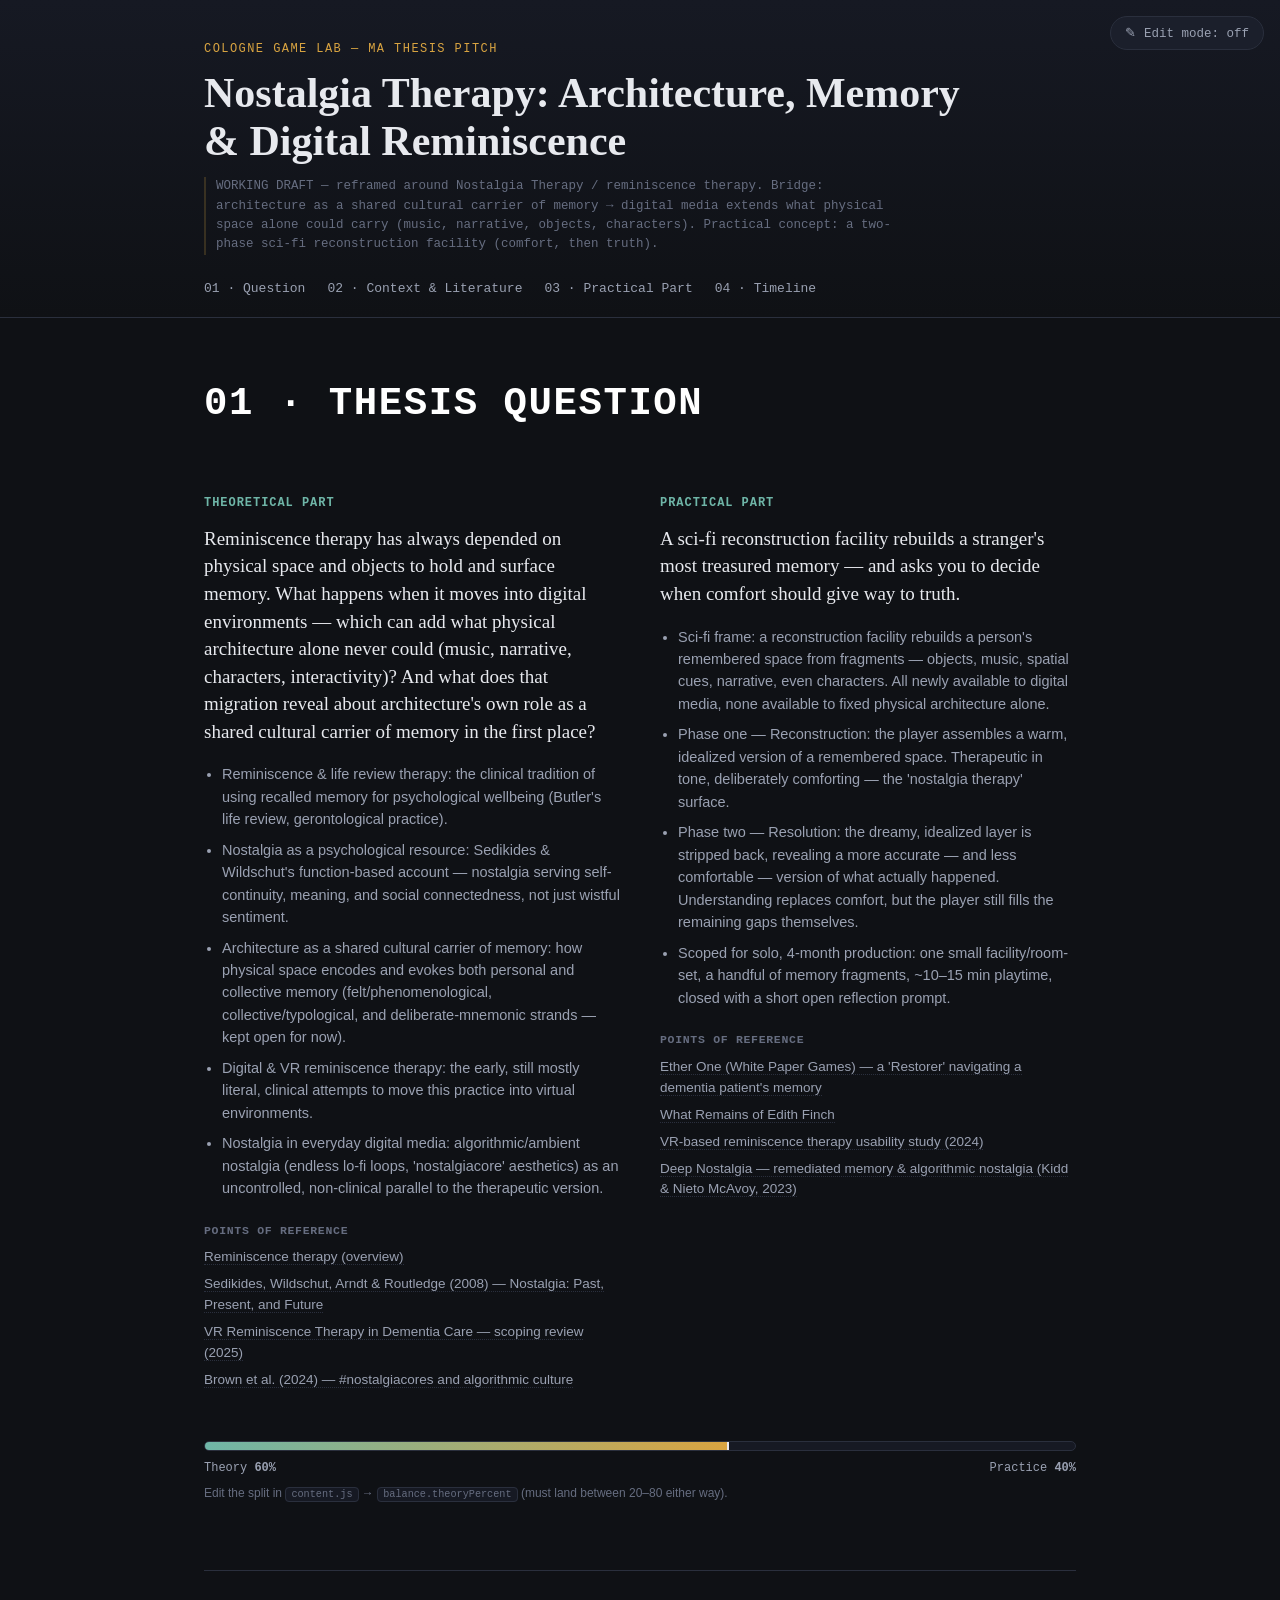
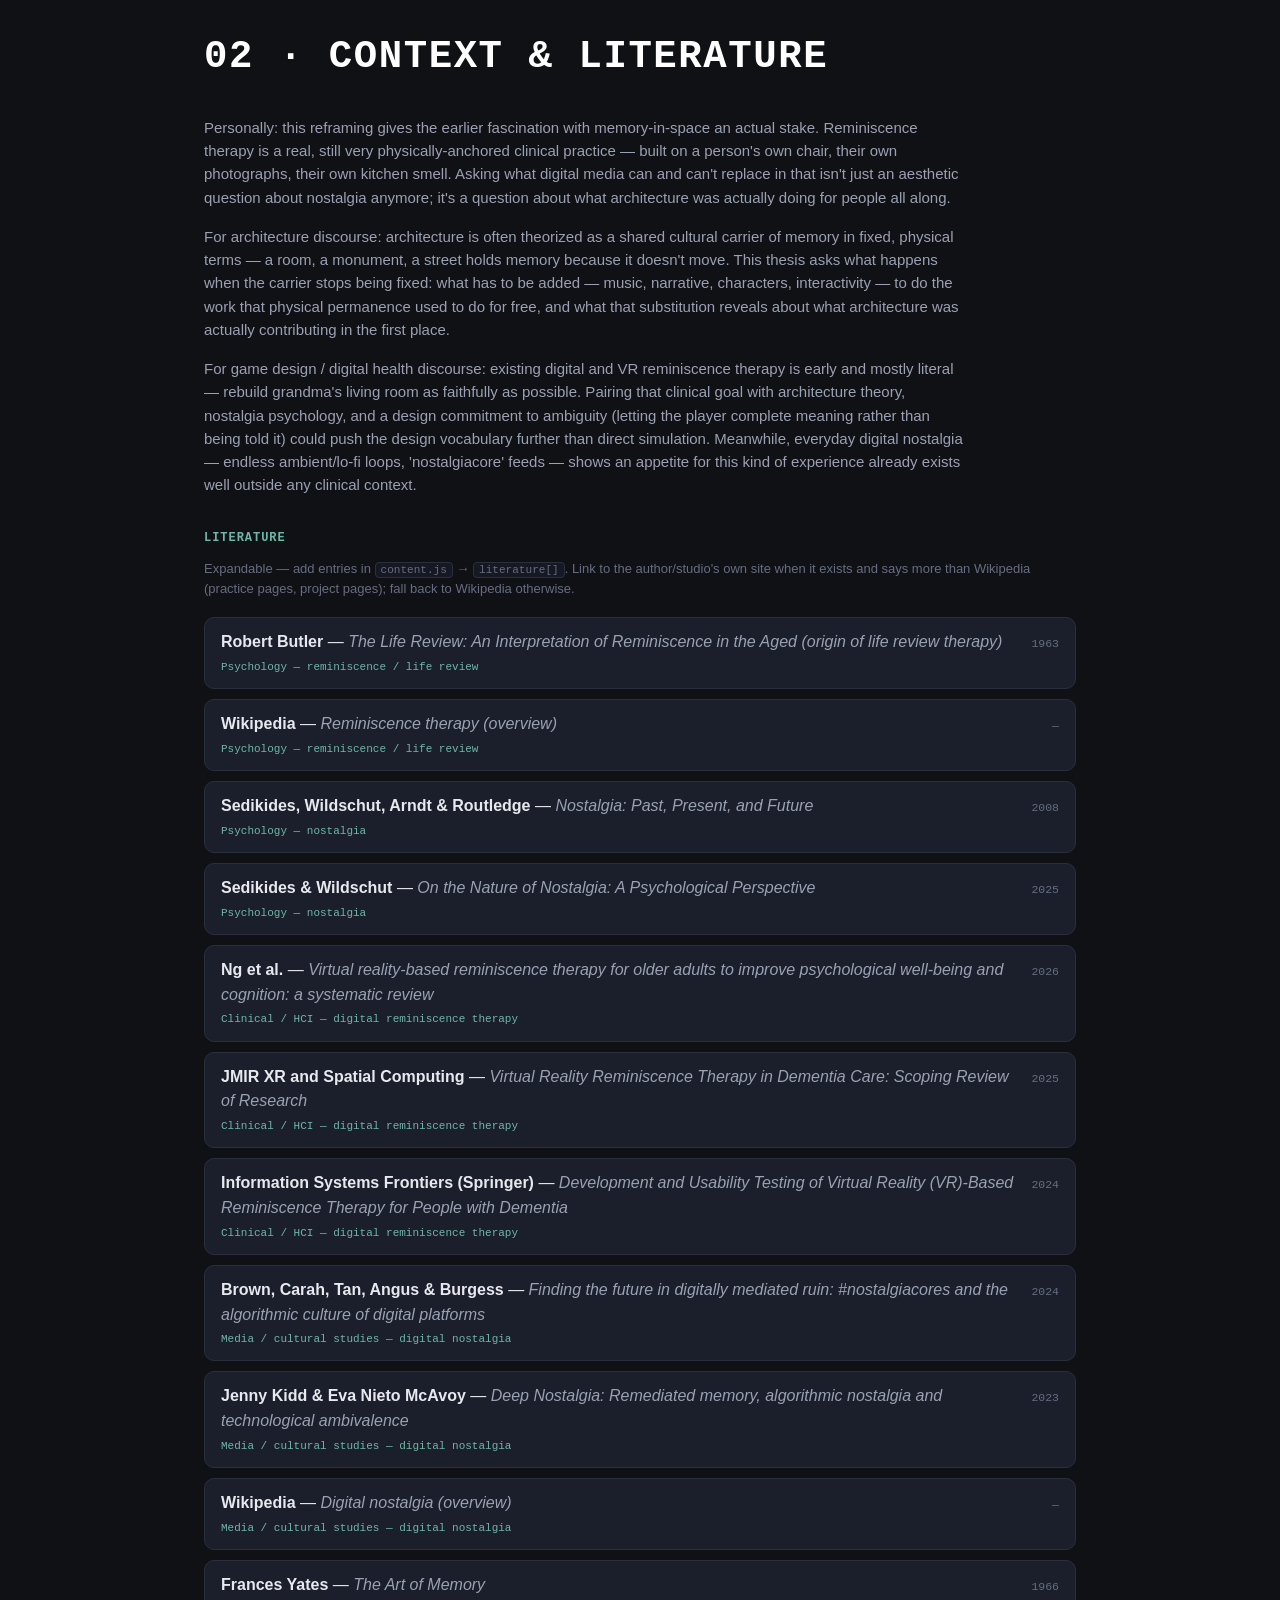
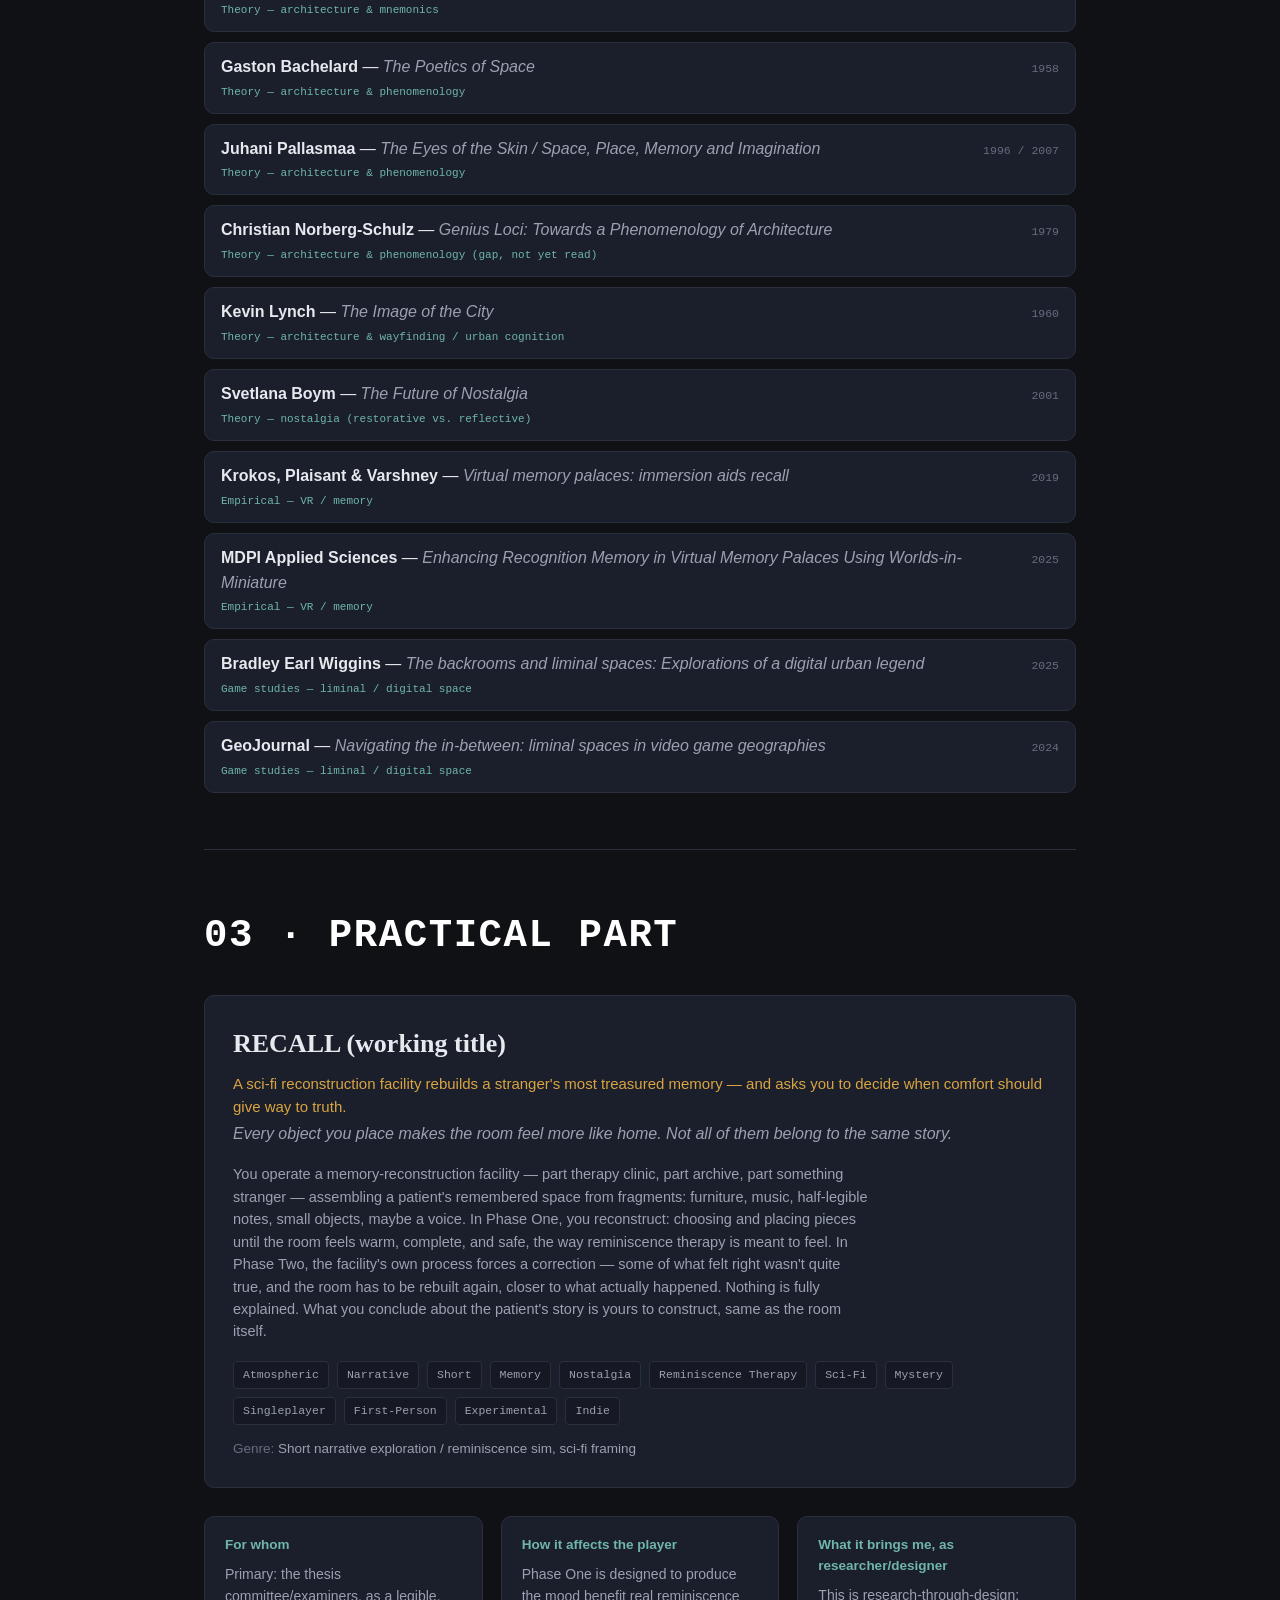
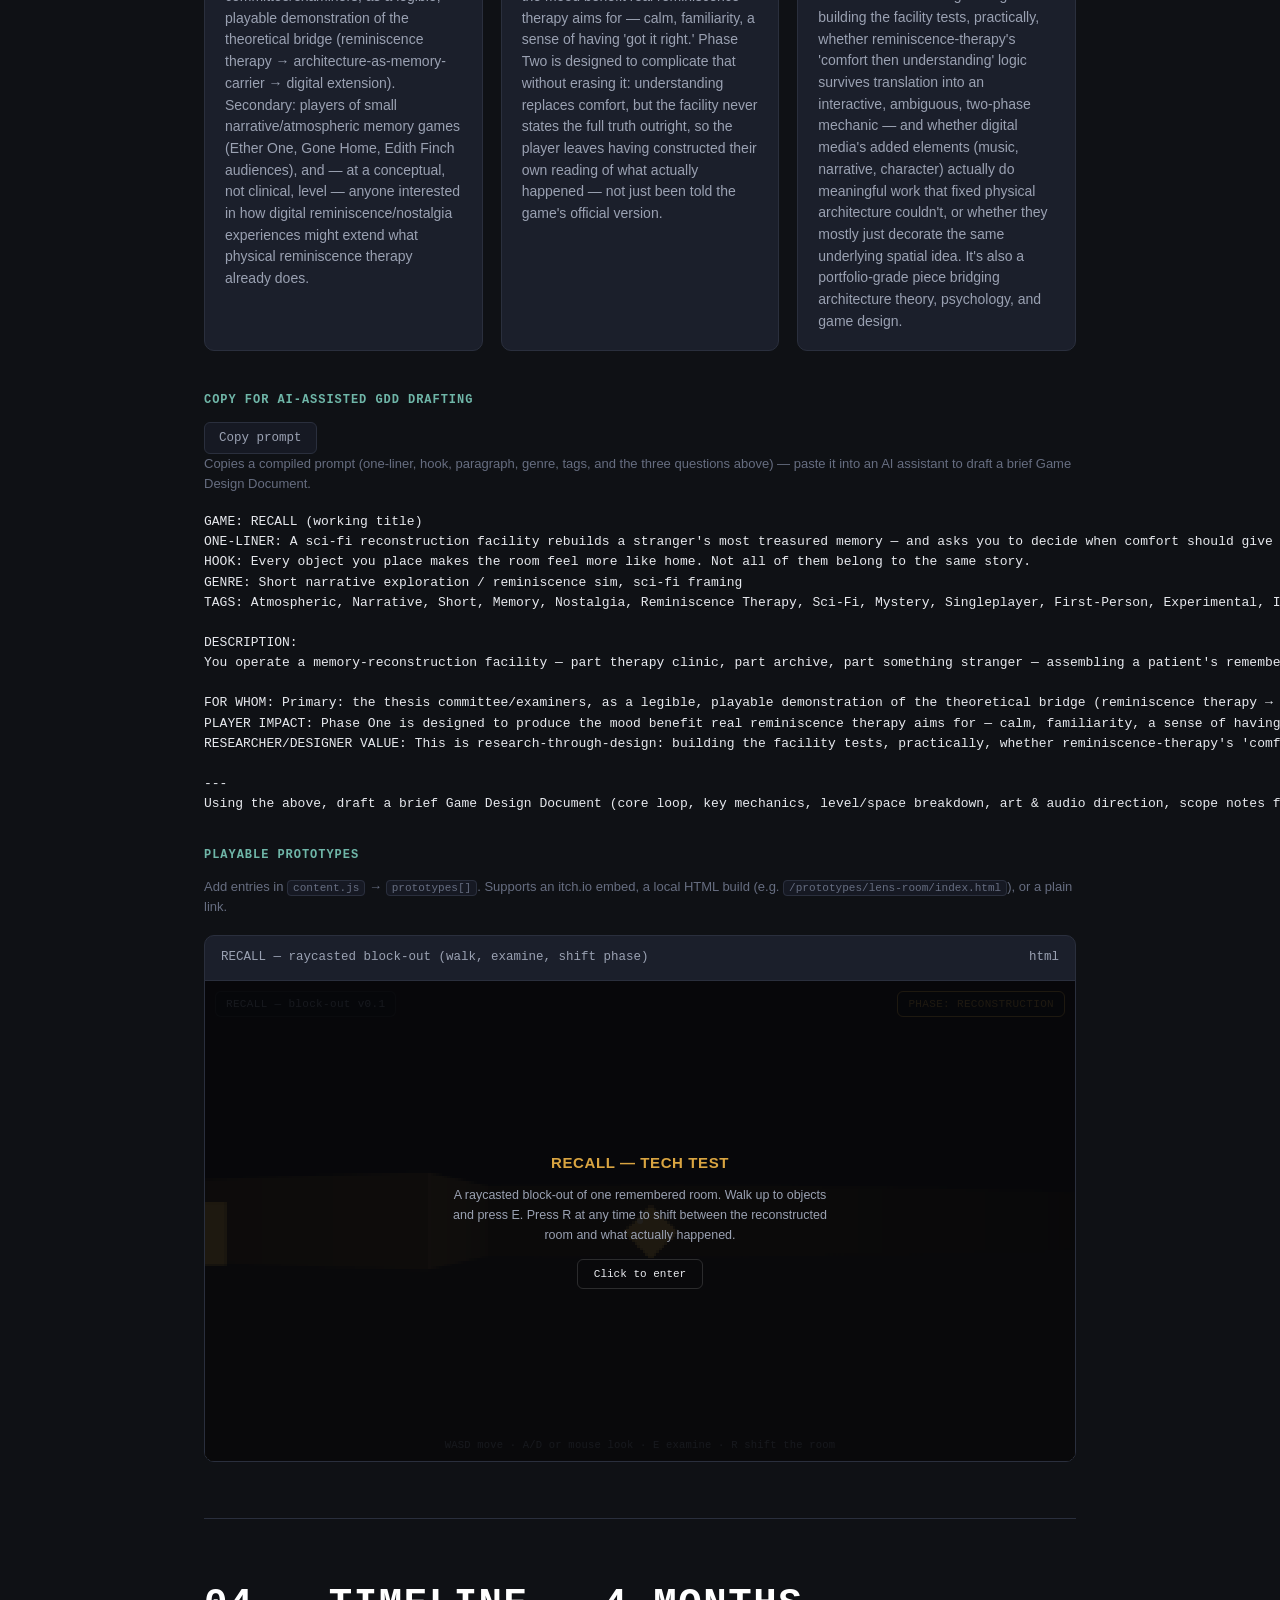
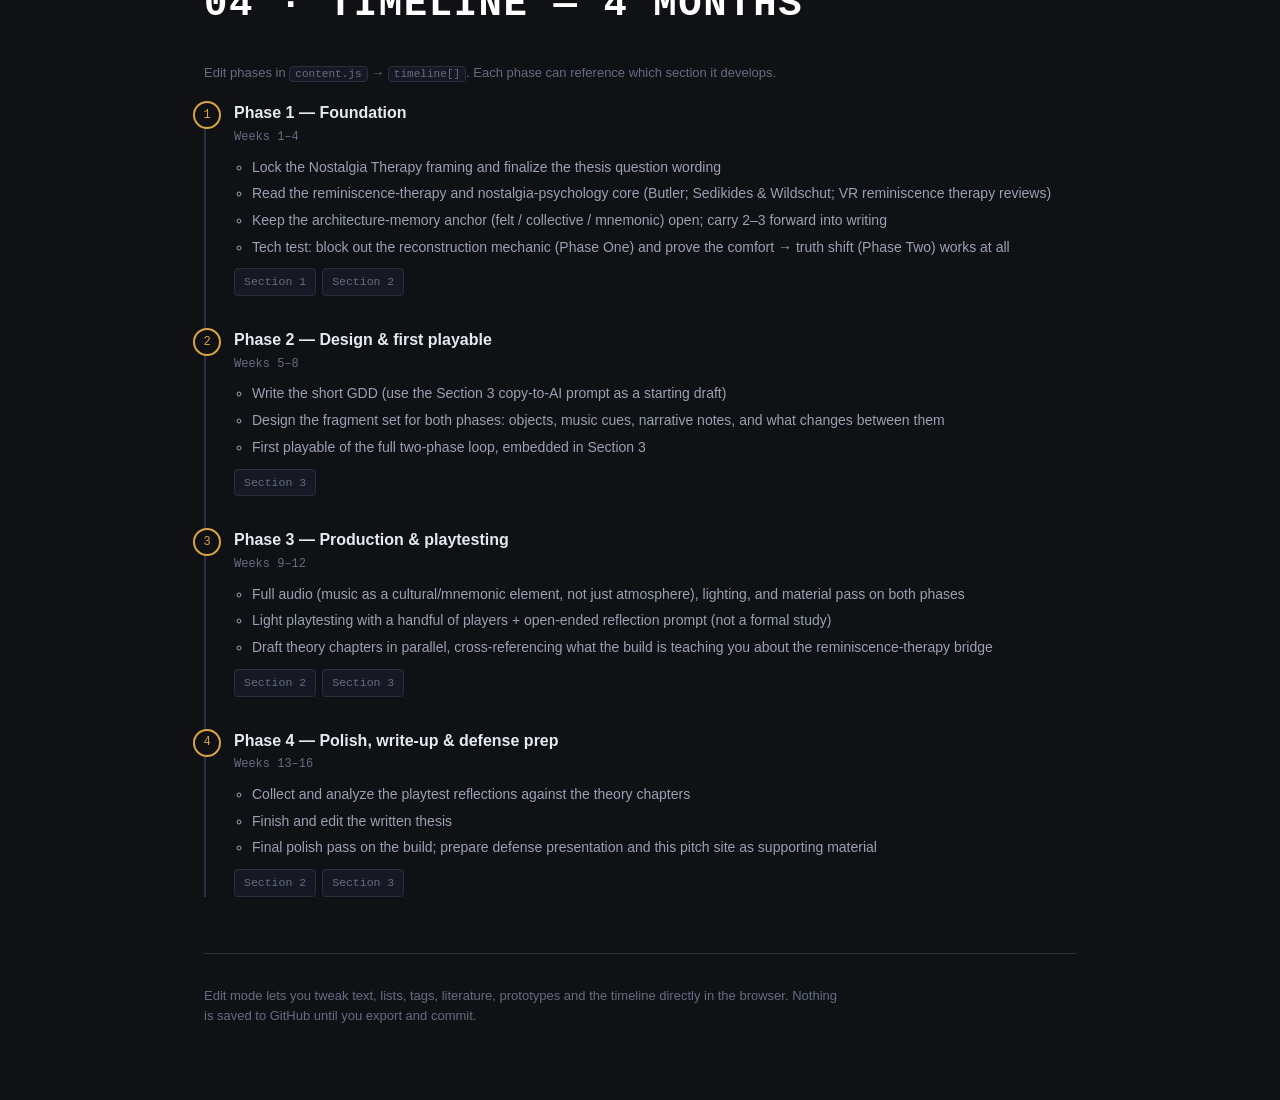
<file: index.html>
<!DOCTYPE html>
<html lang="en">
<head>
<meta charset="UTF-8">
<meta name="viewport" content="width=device-width, initial-scale=1.0">
<title>MA Thesis Pitch — Cologne Game Lab</title>
<link rel="stylesheet" href="css/style.css">
</head>
<body>

<header class="site-header">
  <div class="wrap">
    <p class="eyebrow">Cologne Game Lab — MA Thesis Pitch</p>
    <h1 id="site-title">Loading…</h1>
    <p class="status-line" id="site-status">Loading…</p>
    <nav class="section-nav">
      <a href="#section-1">01 · Question</a>
      <a href="#section-2">02 · Context &amp; Literature</a>
      <a href="#section-3">03 · Practical Part</a>
      <a href="#section-4">04 · Timeline</a>
    </nav>
  </div>
  <button id="edit-toggle" class="edit-toggle" type="button" aria-pressed="false">✎ Edit mode: off</button>
</header>

<main class="wrap">

  <!-- SECTION 1 -->
  <section id="section-1" class="section">
    <h2>01 · Thesis Question</h2>

    <div class="split">
      <div class="col">
        <h3 class="kicker">Theoretical part</h3>
        <p class="thesis-question" data-field="thesisQuestion" data-editable="text"></p>
        <ul class="bullets" data-field="theoryOutline" data-editable="list-text"></ul>
        <h4 class="ref-heading">Points of reference</h4>
        <ul class="ref-list" data-field="theoryRefsShort" data-editable="list-ref"></ul>
      </div>

      <div class="col">
        <h3 class="kicker">Practical part</h3>
        <p class="one-liner" data-field="practicalOneLiner" data-editable="text"></p>
        <ul class="bullets" data-field="practicalOutline" data-editable="list-text"></ul>
        <h4 class="ref-heading">Points of reference</h4>
        <ul class="ref-list" data-field="practicalRefsShort" data-editable="list-ref"></ul>
      </div>
    </div>

    <div class="balance-bar" aria-hidden="true">
      <div class="balance-track">
        <div class="balance-fill" id="balance-fill"></div>
        <div class="balance-marker" id="balance-marker"></div>
      </div>
      <div class="balance-labels">
        <span>Theory <strong id="balance-theory-pct">—</strong></span>
        <span>Practice <strong id="balance-practice-pct">—</strong></span>
      </div>
      <p class="balance-hint">Edit the split in <code>content.js</code> → <code>balance.theoryPercent</code> (must land between 20–80 either way).</p>
    </div>
  </section>

  <!-- SECTION 2 -->
  <section id="section-2" class="section">
    <h2>02 · Context &amp; Literature</h2>

    <div class="prose" data-field="whyItMatters" data-editable="richtext"></div>

    <h3 class="kicker">Literature</h3>
    <p class="hint">Expandable — add entries in <code>content.js</code> → <code>literature[]</code>. Link to the author/studio's own site when it exists and says more than Wikipedia (practice pages, project pages); fall back to Wikipedia otherwise.</p>
    <ul class="lit-list" id="lit-list" data-field="literature" data-editable="list-lit"></ul>
  </section>

  <!-- SECTION 3 -->
  <section id="section-3" class="section">
    <h2>03 · Practical Part</h2>

    <div class="store-card">
      <div class="store-card-main">
        <h3 class="game-title" data-field="practical.title" data-editable="text"></h3>
        <p class="game-oneliner" data-field="practical.oneLiner" data-editable="text"></p>
        <p class="game-hook" data-field="practical.hook" data-editable="text"></p>
        <p class="game-paragraph" data-field="practical.paragraph" data-editable="text"></p>
        <div class="tag-row" id="tag-row" data-field="practical.tags" data-editable="list-tags"></div>
        <p class="genre-line">Genre: <span data-field="practical.genre" data-editable="text"></span></p>
      </div>
    </div>

    <div class="grid-3">
      <div class="card">
        <h4>For whom</h4>
        <p data-field="practical.forWhom" data-editable="text"></p>
      </div>
      <div class="card">
        <h4>How it affects the player</h4>
        <p data-field="practical.playerImpact" data-editable="text"></p>
      </div>
      <div class="card">
        <h4>What it brings me, as researcher/designer</h4>
        <p data-field="practical.researcherImpact" data-editable="text"></p>
      </div>
    </div>

    <div class="gdd-block">
      <div class="gdd-header">
        <h3 class="kicker">Copy for AI-assisted GDD drafting</h3>
        <button id="copy-gdd" type="button" class="btn">Copy prompt</button>
      </div>
      <p class="hint">Copies a compiled prompt (one-liner, hook, paragraph, genre, tags, and the three questions above) — paste it into an AI assistant to draft a brief Game Design Document.</p>
      <pre id="gdd-preview" class="gdd-preview"></pre>
    </div>

    <div class="prototypes-block">
      <h3 class="kicker">Playable prototypes</h3>
      <p class="hint">Add entries in <code>content.js</code> → <code>prototypes[]</code>. Supports an itch.io embed, a local HTML build (e.g. <code>/prototypes/lens-room/index.html</code>), or a plain link.</p>
      <div id="prototype-list" class="prototype-list" data-field="prototypes" data-editable="list-proto"></div>
    </div>
  </section>

  <!-- SECTION 4 -->
  <section id="section-4" class="section">
    <h2>04 · Timeline — 4 Months</h2>
    <p class="hint">Edit phases in <code>content.js</code> → <code>timeline[]</code>. Each phase can reference which section it develops.</p>
    <ol class="timeline" id="timeline-list" data-field="timeline" data-editable="list-timeline"></ol>
  </section>

</main>

<footer class="site-footer">
  <div class="wrap">
    <p>Edit mode lets you tweak text, lists, tags, literature, prototypes and the timeline directly in the browser. Nothing is saved to GitHub until you export and commit.</p>
    <button id="export-content" type="button" class="btn btn-primary">⭳ Export content.js</button>
  </div>
</footer>

<script src="js/content.js"></script>
<script src="js/app.js"></script>
</body>
</html>
</file>
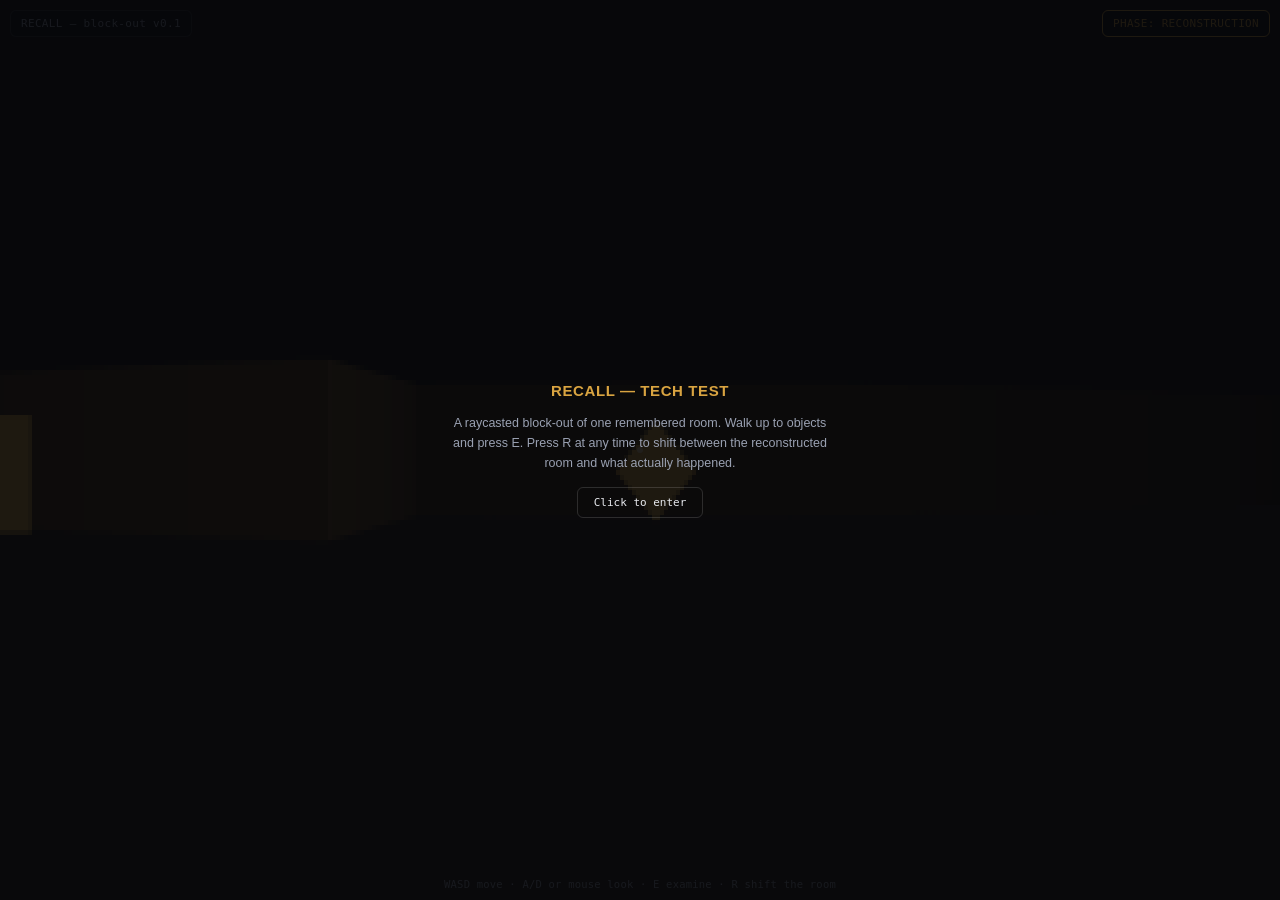
<file: prototypes/recall-blockout/index.html>
<!DOCTYPE html>
<html lang="en">
<head>
<meta charset="UTF-8">
<meta name="viewport" content="width=device-width, initial-scale=1.0">
<title>RECALL — block-out</title>
<style>
  :root {
    --bg: #05060a;
    --ink: #e7e9ee;
    --ink-dim: #9aa1b2;
    --accent: #d9a441;
    --accent-2: #6fb6a8;
    --panel: rgba(10,12,18,0.72);
    --border: rgba(255,255,255,0.14);
  }
  * { box-sizing: border-box; }
  html, body {
    margin: 0; padding: 0; width: 100%; height: 100%;
    background: var(--bg); color: var(--ink);
    font-family: -apple-system, BlinkMacSystemFont, "Segoe UI", Inter, Roboto, sans-serif;
    overflow: hidden;
  }
  #stage {
    position: relative;
    width: 100%; height: 100%;
    display: flex; align-items: center; justify-content: center;
  }
  canvas#game {
    image-rendering: pixelated;
    image-rendering: -moz-crisp-edges;
    image-rendering: crisp-edges;
    width: 100%; height: 100%;
    max-height: 100vh;
    display: block;
    cursor: crosshair;
    background: #000;
  }
  .hud {
    position: absolute; inset: 0;
    pointer-events: none;
    font-size: 12px;
  }
  .hud .top {
    position: absolute; top: 10px; left: 10px; right: 10px;
    display: flex; justify-content: space-between; align-items: flex-start;
    gap: 10px;
  }
  .hud .badge {
    background: var(--panel);
    border: 1px solid var(--border);
    border-radius: 6px;
    padding: 6px 10px;
    font-family: "SF Mono", Consolas, monospace;
    font-size: 11px;
    color: var(--ink-dim);
    letter-spacing: .03em;
  }
  .hud .phase-badge {
    color: var(--accent);
    border-color: var(--accent);
    transition: color .3s, border-color .3s;
  }
  .hud .phase-badge.truth {
    color: var(--accent-2);
    border-color: var(--accent-2);
  }
  .crosshair {
    position: absolute; top: 50%; left: 50%;
    width: 6px; height: 6px;
    margin: -3px 0 0 -3px;
    border-radius: 50%;
    background: rgba(255,255,255,0.55);
  }
  .prompt {
    position: absolute; top: 56%; left: 50%;
    transform: translateX(-50%);
    background: var(--panel);
    border: 1px solid var(--border);
    border-radius: 5px;
    padding: 4px 9px;
    font-family: "SF Mono", Consolas, monospace;
    font-size: 11px;
    color: var(--ink);
    opacity: 0;
    transition: opacity .15s;
    white-space: nowrap;
  }
  .prompt.show { opacity: 1; }
  .caption {
    position: absolute; bottom: 14%; left: 50%;
    transform: translateX(-50%);
    max-width: min(80%, 460px);
    background: var(--panel);
    border: 1px solid var(--border);
    border-radius: 8px;
    padding: 12px 16px;
    font-size: 14px;
    line-height: 1.5;
    text-align: center;
    color: var(--ink);
    opacity: 0;
    transition: opacity .25s;
  }
  .caption.show { opacity: 1; }
  .help {
    position: absolute; bottom: 10px; left: 10px; right: 10px;
    text-align: center;
    font-family: "SF Mono", Consolas, monospace;
    font-size: 10.5px;
    color: var(--ink-dim);
    letter-spacing: .02em;
  }
  .start-overlay {
    position: absolute; inset: 0;
    background: rgba(5,6,10,0.88);
    display: flex; align-items: center; justify-content: center;
    flex-direction: column; gap: 14px;
    text-align: center; padding: 24px;
    cursor: pointer;
    z-index: 5;
  }
  .start-overlay h1 { font-size: 15px; font-weight: 600; margin: 0; letter-spacing: .04em; color: var(--accent); text-transform: uppercase; }
  .start-overlay p { margin: 0; font-size: 12.5px; color: var(--ink-dim); max-width: 380px; line-height: 1.6; }
  .start-overlay .go { font-family: "SF Mono", Consolas, monospace; font-size: 11px; color: var(--ink); border: 1px solid var(--border); border-radius: 6px; padding: 8px 16px; }
</style>
</head>
<body>
<div id="stage">
  <canvas id="game"></canvas>
  <div class="hud">
    <div class="top">
      <div class="badge">RECALL — block-out v0.1</div>
      <div class="badge phase-badge" id="phaseBadge">PHASE: RECONSTRUCTION</div>
    </div>
    <div class="crosshair"></div>
    <div class="prompt" id="prompt">[E] examine</div>
    <div class="caption" id="caption"></div>
    <div class="help">WASD move · A/D or mouse look · E examine · R shift the room</div>
  </div>
  <div class="start-overlay" id="startOverlay">
    <h1>Recall — tech test</h1>
    <p>A raycasted block-out of one remembered room. Walk up to objects and press E. Press R at any time to shift between the reconstructed room and what actually happened.</p>
    <div class="go">Click to enter</div>
  </div>
</div>

<script>
(function () {
  "use strict";

  // ---------- map ----------
  // 1 = wall, 0 = floor. Fully enclosed room with two interior obstacles.
  const MAP = [
    "11111111111111",
    "10000000000001",
    "10000000000001",
    "10011000000001",
    "10011000000001",
    "10000000000001",
    "10000000000001",
    "10000000011001",
    "10000000011001",
    "11111111111111"
  ].map(row => row.split("").map(Number));
  const MAP_W = MAP[0].length, MAP_H = MAP.length;
  function isWall(x, y) {
    const mx = Math.floor(x), my = Math.floor(y);
    if (mx < 0 || my < 0 || mx >= MAP_W || my >= MAP_H) return true;
    return MAP[my][mx] === 1;
  }

  // ---------- objects (phase-aware) ----------
  const OBJECTS = [
    {
      id: "bed", x: 5.5, y: 3.5, shape: "circle",
      recon: { label: "bed", text: "The blanket is folded exactly like you remember. Almost too exactly." },
      truth: { label: "bed", text: "The blanket was never folded. It was always a mess. You just wanted it not to be." }
    },
    {
      id: "desk", x: 11.4, y: 7.5, shape: "square",
      recon: { label: "desk", text: "Your desk, tidy, the lamp warm and yellow." },
      truth: { label: "desk", text: "The lamp was broken for months. You did your homework by the hallway light." }
    },
    {
      id: "window", x: 2.5, y: 5.6, shape: "triangle",
      recon: { label: "window", text: "Sunlight. It was always sunny in this room." },
      truth: { label: "window", text: "The window faced the alley. It was rarely bright." }
    },
    {
      id: "photo", x: 12.3, y: 2.4, shape: "star", fabricated: true,
      recon: { label: "photo", text: "A photo of everyone, smiling." },
      truth: { label: "photo", text: "There was no photo here. You added it, because you needed there to be one." }
    },
    {
      id: "mirror", x: 7.4, y: 8.4, shape: "diamond",
      recon: { label: "mirror", text: "You avoided looking at it, even then." },
      truth: { label: "mirror", text: "You avoided looking at it. That part, at least, was true." }
    }
  ];

  // ---------- player ----------
  const player = { x: 7.5, y: 2.3, angle: Math.PI / 2 };

  // ---------- phase state ----------
  let phase = "recon"; // "recon" | "truth"
  let transitionAlpha = 0; // 0..1, black fade during phase shift
  let transitioning = false;

  function palette() {
    return phase === "recon"
      ? { wallNS: [190, 140, 70], wallEW: [150, 108, 50], floor: [42, 34, 24], ceil: [24, 19, 15], accent: [217, 164, 65], fog: 11 }
      : { wallNS: [70, 96, 104], wallEW: [52, 74, 82], floor: [18, 22, 26], ceil: [10, 12, 15], accent: [111, 182, 168], fog: 9 };
  }

  // ---------- canvas ----------
  const canvas = document.getElementById("game");
  const ctx = canvas.getContext("2d");
  const RW = 320, RH = 180; // internal render resolution (retro, upscaled via CSS)
  canvas.width = RW; canvas.height = RH;
  ctx.imageSmoothingEnabled = false;

  const FOV = 72 * Math.PI / 180;

  function castAndDraw() {
    const pal = palette();
    // ceiling / floor
    ctx.fillStyle = `rgb(${pal.ceil.join(",")})`;
    ctx.fillRect(0, 0, RW, RH / 2);
    ctx.fillStyle = `rgb(${pal.floor.join(",")})`;
    ctx.fillRect(0, RH / 2, RW, RH / 2);

    const zBuffer = new Float32Array(RW);

    for (let col = 0; col < RW; col++) {
      const rayAngle = player.angle - FOV / 2 + (col / RW) * FOV;
      const rayDirX = Math.cos(rayAngle), rayDirY = Math.sin(rayAngle);

      let mapX = Math.floor(player.x), mapY = Math.floor(player.y);
      const deltaDistX = rayDirX === 0 ? 1e30 : Math.abs(1 / rayDirX);
      const deltaDistY = rayDirY === 0 ? 1e30 : Math.abs(1 / rayDirY);

      let stepX, stepY, sideDistX, sideDistY;
      if (rayDirX < 0) { stepX = -1; sideDistX = (player.x - mapX) * deltaDistX; }
      else { stepX = 1; sideDistX = (mapX + 1 - player.x) * deltaDistX; }
      if (rayDirY < 0) { stepY = -1; sideDistY = (player.y - mapY) * deltaDistY; }
      else { stepY = 1; sideDistY = (mapY + 1 - player.y) * deltaDistY; }

      let side = 0, hit = false, guard = 0;
      while (!hit && guard < 64) {
        guard++;
        if (sideDistX < sideDistY) { sideDistX += deltaDistX; mapX += stepX; side = 0; }
        else { sideDistY += deltaDistY; mapY += stepY; side = 1; }
        if (mapX < 0 || mapY < 0 || mapX >= MAP_W || mapY >= MAP_H) { hit = true; break; }
        if (MAP[mapY][mapX] === 1) hit = true;
      }

      const perpDist = side === 0
        ? Math.max(0.0001, (mapX - player.x + (1 - stepX) / 2) / (rayDirX || 1e-9))
        : Math.max(0.0001, (mapY - player.y + (1 - stepY) / 2) / (rayDirY || 1e-9));

      zBuffer[col] = perpDist;

      const lineHeight = Math.min(RH * 4, RH / perpDist);
      const drawStart = Math.max(0, RH / 2 - lineHeight / 2);
      const drawEnd = Math.min(RH, RH / 2 + lineHeight / 2);

      const base = side === 0 ? pal.wallNS : pal.wallEW;
      const shade = Math.max(0.18, 1 - perpDist / pal.fog);
      ctx.fillStyle = `rgb(${Math.floor(base[0] * shade)},${Math.floor(base[1] * shade)},${Math.floor(base[2] * shade)})`;
      ctx.fillRect(col, drawStart, 1, Math.max(1, drawEnd - drawStart));
    }

    drawSprites(zBuffer, pal);

    if (transitionAlpha > 0) {
      ctx.fillStyle = `rgba(0,0,0,${transitionAlpha})`;
      ctx.fillRect(0, 0, RW, RH);
    }
  }

  function focusedObject() {
    let best = null, bestScore = 0.34; // angular threshold (radians) to count as "focused"
    for (const o of OBJECTS) {
      const dx = o.x - player.x, dy = o.y - player.y;
      const dist = Math.hypot(dx, dy);
      if (dist > 4.5) continue;
      let ang = Math.atan2(dy, dx) - player.angle;
      while (ang > Math.PI) ang -= 2 * Math.PI;
      while (ang < -Math.PI) ang += 2 * Math.PI;
      if (Math.abs(ang) < bestScore) { bestScore = Math.abs(ang); best = o; }
    }
    return best;
  }

  function drawSprites(zBuffer, pal) {
    const focused = focusedObject();
    const withDist = OBJECTS.map(o => {
      const dx = o.x - player.x, dy = o.y - player.y;
      return { o, dist: Math.hypot(dx, dy) };
    }).sort((a, b) => b.dist - a.dist);

    for (const { o, dist } of withDist) {
      const dx = o.x - player.x, dy = o.y - player.y;
      let ang = Math.atan2(dy, dx) - player.angle;
      while (ang > Math.PI) ang -= 2 * Math.PI;
      while (ang < -Math.PI) ang += 2 * Math.PI;
      if (Math.abs(ang) > FOV / 2 + 0.35) continue;

      const perpDist = Math.max(0.15, dist * Math.cos(ang));
      const centerCol = Math.round((0.5 + ang / FOV) * RW);
      const sampleCol = Math.max(0, Math.min(RW - 1, centerCol));
      if (perpDist > zBuffer[sampleCol] + 0.05) continue; // occluded by a wall

      const size = Math.min(RH * 1.4, RH / perpDist) * 0.34;
      const cx = centerCol;
      const cy = RH / 2 + Math.min(RH * 1.4, RH / perpDist) * 0.14;

      let color = pal.accent;
      let alpha = 1;
      if (o.fabricated && phase === "truth") {
        alpha = 0.35 + 0.25 * Math.sin(performance.now() / 220); // flicker: it isn't really there
      }
      if (o === focused) {
        ctx.globalAlpha = 0.25;
        ctx.fillStyle = `rgb(255,255,255)`;
        ctx.beginPath();
        ctx.arc(cx, cy, size * 1.35, 0, Math.PI * 2);
        ctx.fill();
        ctx.globalAlpha = 1;
      }

      ctx.globalAlpha = alpha;
      ctx.fillStyle = `rgb(${color.join(",")})`;
      drawShape(ctx, o.shape, cx, cy, size);
      ctx.globalAlpha = 1;
    }
  }

  function drawShape(ctx, shape, cx, cy, s) {
    ctx.beginPath();
    if (shape === "circle") {
      ctx.arc(cx, cy, s, 0, Math.PI * 2);
    } else if (shape === "square") {
      ctx.rect(cx - s, cy - s, s * 2, s * 2);
    } else if (shape === "triangle") {
      ctx.moveTo(cx, cy - s); ctx.lineTo(cx + s, cy + s); ctx.lineTo(cx - s, cy + s); ctx.closePath();
    } else if (shape === "diamond") {
      ctx.moveTo(cx, cy - s); ctx.lineTo(cx + s, cy); ctx.lineTo(cx, cy + s); ctx.lineTo(cx - s, cy); ctx.closePath();
    } else if (shape === "star") {
      for (let i = 0; i < 5; i++) {
        const a1 = -Math.PI / 2 + i * (2 * Math.PI / 5);
        const a2 = a1 + Math.PI / 5;
        const p1x = cx + Math.cos(a1) * s, p1y = cy + Math.sin(a1) * s;
        const p2x = cx + Math.cos(a2) * s * 0.45, p2y = cy + Math.sin(a2) * s * 0.45;
        if (i === 0) ctx.moveTo(p1x, p1y); else ctx.lineTo(p1x, p1y);
        ctx.lineTo(p2x, p2y);
      }
      ctx.closePath();
    }
    ctx.fill();
  }

  // ---------- input ----------
  const keys = {};
  window.addEventListener("keydown", (e) => {
    keys[e.code] = true;
    if (e.code === "KeyE") tryExamine();
    if (e.code === "KeyR") shiftPhase();
  });
  window.addEventListener("keyup", (e) => { keys[e.code] = false; });

  let yaw = 0; // accumulated mouse yaw delta
  document.addEventListener("mousemove", (e) => {
    if (document.pointerLockElement === canvas) {
      player.angle += e.movementX * 0.0025;
    }
  });

  const startOverlay = document.getElementById("startOverlay");
  startOverlay.addEventListener("click", () => {
    startOverlay.style.display = "none";
    try {
      const p = canvas.requestPointerLock && canvas.requestPointerLock();
      if (p && typeof p.catch === "function") p.catch(() => {});
    } catch (e) { /* pointer lock unsupported/denied — arrow-key look still works */ }
  });
  canvas.addEventListener("click", () => {
    try {
      const p = canvas.requestPointerLock && canvas.requestPointerLock();
      if (p && typeof p.catch === "function") p.catch(() => {});
    } catch (e) { /* pointer lock unsupported/denied — arrow-key look still works */ }
  });

  function tryMove(nx, ny) {
    const r = 0.2;
    if (!isWall(nx + Math.sign(nx - player.x) * r, player.y)) player.x = nx;
    if (!isWall(player.x, ny + Math.sign(ny - player.y) * r)) player.y = ny;
  }

  function update(dt) {
    const moveSpeed = 2.6 * dt, turnSpeed = 2.2 * dt;
    let forward = 0, strafe = 0;
    if (keys["KeyW"] || keys["ArrowUp"]) forward += 1;
    if (keys["KeyS"] || keys["ArrowDown"]) forward -= 1;
    if (keys["KeyD"]) strafe += 1;
    if (keys["KeyA"]) strafe -= 1;
    if (keys["ArrowRight"]) player.angle += turnSpeed;
    if (keys["ArrowLeft"]) player.angle -= turnSpeed;

    if (forward !== 0 || strafe !== 0) {
      const len = Math.hypot(forward, strafe) || 1;
      const fx = Math.cos(player.angle), fy = Math.sin(player.angle);
      const sx = Math.cos(player.angle + Math.PI / 2), sy = Math.sin(player.angle + Math.PI / 2);
      const dx = (fx * forward + sx * strafe) / len * moveSpeed;
      const dy = (fy * forward + sy * strafe) / len * moveSpeed;
      tryMove(player.x + dx, player.y + dy);
    }

    if (transitioning) {
      transitionAlpha += transitionDir * dt * 2.2;
      if (transitionDir > 0 && transitionAlpha >= 1) {
        transitionAlpha = 1;
        phase = phase === "recon" ? "truth" : "recon";
        updatePhaseBadge();
        transitionDir = -1;
      } else if (transitionDir < 0 && transitionAlpha <= 0) {
        transitionAlpha = 0;
        transitioning = false;
      }
    }
  }

  let transitionDir = 1;
  function shiftPhase() {
    if (transitioning) return;
    transitioning = true;
    transitionDir = 1;
  }

  function updatePhaseBadge() {
    const badge = document.getElementById("phaseBadge");
    if (phase === "recon") {
      badge.textContent = "PHASE: RECONSTRUCTION";
      badge.classList.remove("truth");
    } else {
      badge.textContent = "PHASE: TRUTH";
      badge.classList.add("truth");
    }
  }

  function tryExamine() {
    const o = focusedObject();
    if (!o) return;
    const data = phase === "recon" ? o.recon : o.truth;
    const captionEl = document.getElementById("caption");
    captionEl.textContent = data.text;
    captionEl.classList.add("show");
    clearTimeout(tryExamine._t);
    tryExamine._t = setTimeout(() => captionEl.classList.remove("show"), 4200);
  }

  function updatePrompt() {
    const prompt = document.getElementById("prompt");
    prompt.classList.toggle("show", !!focusedObject());
  }

  // ---------- loop ----------
  let last = performance.now();
  function frame(now) {
    const dt = Math.min(0.05, (now - last) / 1000);
    last = now;
    update(dt);
    castAndDraw();
    updatePrompt();
    requestAnimationFrame(frame);
  }
  requestAnimationFrame(frame);
})();
</script>
</body>
</html>
</file>
<file: css/style.css>
:root {
  --bg: #0f1115;
  --bg-raised: #161923;
  --bg-card: #1b1f2b;
  --border: #2a2f3d;
  --text: #e7e9ee;
  --text-dim: #9aa1b2;
  --text-faint: #666d80;
  --accent: #d9a441;
  --accent-soft: #d9a44133;
  --accent-2: #6fb6a8;
  --danger: #c8695f;
  --radius: 10px;
  --serif: Georgia, "Iowan Old Style", "Palatino Linotype", Palatino, serif;
  --sans: -apple-system, BlinkMacSystemFont, "Segoe UI", Inter, Roboto, Helvetica, Arial, sans-serif;
  --mono: "SF Mono", "Cascadia Code", Consolas, "Liberation Mono", monospace;
}

* { box-sizing: border-box; }

html { color-scheme: dark; }

body {
  margin: 0;
  background: var(--bg);
  color: var(--text);
  font-family: var(--sans);
  line-height: 1.55;
}

.wrap {
  max-width: 920px;
  margin: 0 auto;
  padding: 0 24px;
}

a { color: var(--accent-2); text-decoration-color: transparent; transition: text-decoration-color .15s; }
a:hover { text-decoration-color: currentColor; }

code {
  font-family: var(--mono);
  background: var(--bg-raised);
  border: 1px solid var(--border);
  border-radius: 4px;
  padding: 1px 5px;
  font-size: 0.85em;
}

/* ---------- header ---------- */

.site-header {
  border-bottom: 1px solid var(--border);
  padding: 40px 0 0;
  position: relative;
  background: linear-gradient(180deg, var(--bg-raised), var(--bg));
}

.eyebrow {
  font-family: var(--mono);
  text-transform: uppercase;
  letter-spacing: .12em;
  font-size: 12px;
  color: var(--accent);
  margin: 0 0 10px;
}

.site-header h1 {
  font-family: var(--serif);
  font-size: clamp(28px, 4vw, 42px);
  line-height: 1.15;
  margin: 0 0 12px;
  max-width: 780px;
}

.status-line {
  font-family: var(--mono);
  font-size: 12.5px;
  color: var(--text-faint);
  border-left: 2px solid var(--accent-soft);
  padding-left: 10px;
  max-width: 700px;
  margin: 0 0 24px;
}

.section-nav {
  display: flex;
  flex-wrap: wrap;
  gap: 4px 22px;
  padding-bottom: 18px;
}

.section-nav a {
  font-family: var(--mono);
  font-size: 13px;
  color: var(--text-dim);
}

.section-nav a:hover { color: var(--text); }

.edit-toggle {
  position: fixed;
  top: 16px;
  right: 16px;
  z-index: 50;
  font-family: var(--mono);
  font-size: 12.5px;
  background: var(--bg-card);
  color: var(--text-dim);
  border: 1px solid var(--border);
  border-radius: 999px;
  padding: 8px 14px;
  cursor: pointer;
}

.edit-toggle[aria-pressed="true"] {
  background: var(--accent-soft);
  color: var(--accent);
  border-color: var(--accent);
}

body.edit-mode { --edit-outline: 1px dashed var(--accent-soft); }

/* ---------- sections ---------- */

.section {
  padding: 56px 0;
  border-bottom: 1px solid var(--border);
}

.section h2 {
  font-family: var(--mono);
  font-size: 39px;
  letter-spacing: .04em;
  text-transform: uppercase;
  color: #ffffff;
  margin: 0 0 28px;
}

.kicker {
  font-family: var(--mono);
  font-size: 12px;
  text-transform: uppercase;
  letter-spacing: .08em;
  color: var(--accent-2);
  margin: 32px 0 12px;
}

.ref-heading {
  font-family: var(--mono);
  font-size: 11.5px;
  text-transform: uppercase;
  letter-spacing: .06em;
  color: var(--text-faint);
  margin: 22px 0 8px;
}

.hint {
  font-size: 13px;
  color: var(--text-faint);
  margin: 0 0 18px;
}

.split {
  display: grid;
  grid-template-columns: 1fr 1fr;
  gap: 40px;
}

@media (max-width: 720px) {
  .split { grid-template-columns: 1fr; gap: 32px; }
}

.thesis-question {
  font-family: var(--serif);
  font-size: 19px;
  line-height: 1.45;
  margin: 0 0 18px;
}

.one-liner {
  font-family: var(--serif);
  font-size: 19px;
  line-height: 1.45;
  margin: 0 0 18px;
  color: var(--text);
}

.bullets {
  margin: 0 0 8px;
  padding-left: 18px;
  color: var(--text-dim);
  font-size: 14.5px;
}

.bullets li { margin-bottom: 8px; }

.ref-list { list-style: none; margin: 0; padding: 0; font-size: 13.5px; }
.ref-list li { margin-bottom: 6px; }
.ref-list a { color: var(--text-dim); border-bottom: 1px dotted var(--border); }
.ref-list a:hover { color: var(--accent-2); }

/* balance bar */

.balance-bar { margin-top: 44px; }
.balance-track {
  position: relative;
  height: 10px;
  border-radius: 999px;
  background: var(--bg-raised);
  border: 1px solid var(--border);
  overflow: hidden;
}
.balance-fill {
  position: absolute; inset: 0;
  background: linear-gradient(90deg, var(--accent-2), var(--accent));
  width: 65%;
}
.balance-marker {
  position: absolute;
  top: -3px;
  width: 2px;
  height: 16px;
  background: var(--text);
  left: 65%;
}
.balance-labels {
  display: flex;
  justify-content: space-between;
  font-family: var(--mono);
  font-size: 12px;
  color: var(--text-dim);
  margin-top: 8px;
}
.balance-hint { font-size: 12px; color: var(--text-faint); margin-top: 6px; }

/* prose */

.prose p { margin: 0 0 16px; color: var(--text-dim); font-size: 15px; max-width: 760px; }
.prose p:last-child { margin-bottom: 0; }

/* literature */

.lit-list { list-style: none; margin: 0; padding: 0; display: flex; flex-direction: column; gap: 10px; }

.lit-item {
  display: grid;
  grid-template-columns: 1fr auto;
  gap: 4px 16px;
  align-items: baseline;
  padding: 12px 16px;
  background: var(--bg-card);
  border: 1px solid var(--border);
  border-radius: var(--radius);
}

.lit-item .lit-main a { font-weight: 600; color: var(--text); }
.lit-item .lit-work { color: var(--text-dim); font-style: italic; }
.lit-item .lit-meta { font-family: var(--mono); font-size: 11.5px; color: var(--text-faint); text-align: right; white-space: nowrap; }
.lit-item .lit-type { font-family: var(--mono); font-size: 11px; color: var(--accent-2); grid-column: 1 / -1; }

/* store card (section 3) */

.store-card {
  background: var(--bg-card);
  border: 1px solid var(--border);
  border-radius: var(--radius);
  padding: 28px;
  margin-bottom: 28px;
}

.game-title { font-family: var(--serif); font-size: 26px; margin: 0 0 8px; }
.game-oneliner { color: var(--accent); font-size: 15px; margin: 0 0 4px; }
.game-hook { color: var(--text-dim); font-style: italic; margin: 0 0 16px; }
.game-paragraph { color: var(--text-dim); font-size: 14.5px; max-width: 640px; margin: 0 0 18px; }

.tag-row { display: flex; flex-wrap: wrap; gap: 8px; margin-bottom: 14px; }

.tag {
  font-family: var(--mono);
  font-size: 11.5px;
  color: var(--text-dim);
  background: var(--bg-raised);
  border: 1px solid var(--border);
  border-radius: 4px;
  padding: 4px 9px;
  display: inline-flex;
  align-items: center;
  gap: 6px;
}

.genre-line { font-size: 13.5px; color: var(--text-faint); margin: 0; }
.genre-line span { color: var(--text-dim); }

.grid-3 {
  display: grid;
  grid-template-columns: repeat(3, 1fr);
  gap: 18px;
  margin-bottom: 40px;
}

@media (max-width: 780px) { .grid-3 { grid-template-columns: 1fr; } }

.card {
  background: var(--bg-card);
  border: 1px solid var(--border);
  border-radius: var(--radius);
  padding: 18px 20px;
}

.card h4 { margin: 0 0 8px; font-size: 13.5px; color: var(--accent-2); }
.card p { margin: 0; font-size: 14px; color: var(--text-dim); }
.card-richtext p { margin: 0 0 10px; }
.card-richtext p:last-child { margin-bottom: 0; }

/* prototypes */

.prototype-list { display: flex; flex-direction: column; gap: 16px; }

.prototype-card {
  border: 1px solid var(--border);
  border-radius: var(--radius);
  overflow: hidden;
  background: var(--bg-card);
}

.prototype-card header {
  display: flex;
  justify-content: space-between;
  align-items: center;
  padding: 12px 16px;
  font-family: var(--mono);
  font-size: 12.5px;
  color: var(--text-dim);
  border-bottom: 1px solid var(--border);
}

.prototype-card iframe { width: 100%; height: 480px; border: 0; display: block; background: #000; }

.prototype-placeholder {
  padding: 32px 20px;
  text-align: center;
  color: var(--text-faint);
  font-size: 13.5px;
  border: 1px dashed var(--border);
}

/* timeline */

.timeline { list-style: none; margin: 0; padding: 0; counter-reset: phase; }

.timeline-item {
  position: relative;
  padding: 0 0 32px 28px;
  border-left: 2px solid var(--border);
}

.timeline-item:last-child { padding-bottom: 0; }

.timeline-item::before {
  counter-increment: phase;
  content: counter(phase);
  position: absolute;
  left: -13px;
  top: 0;
  width: 24px;
  height: 24px;
  border-radius: 50%;
  background: var(--bg);
  border: 2px solid var(--accent);
  color: var(--accent);
  font-family: var(--mono);
  font-size: 12px;
  display: flex;
  align-items: center;
  justify-content: center;
}

.timeline-item h4 { margin: 0 0 2px; font-size: 16px; }
.timeline-date { font-family: var(--mono); font-size: 12px; color: var(--text-faint); margin: 0 0 10px; }
.timeline-item ul { margin: 0 0 10px; padding-left: 18px; color: var(--text-dim); font-size: 14px; }
.timeline-item ul li { margin-bottom: 5px; }
.timeline-related { display: flex; gap: 6px; flex-wrap: wrap; }
.timeline-related .tag { color: var(--text-faint); }

/* ---------- editable state ---------- */

body.edit-mode [data-editable] {
  outline: var(--edit-outline);
  outline-offset: 4px;
  border-radius: 4px;
}

[contenteditable="true"] { cursor: text; }
[contenteditable="true"]:focus { outline: 1px solid var(--accent) !important; background: rgba(217,164,65,0.06); }

.edit-row { display: flex; gap: 8px; align-items: center; }
.edit-row input[type="text"], .edit-row input[type="url"] {
  background: var(--bg);
  border: 1px solid var(--border);
  color: var(--text);
  border-radius: 4px;
  padding: 6px 8px;
  font-size: 13px;
  font-family: var(--sans);
}

.icon-btn {
  background: none;
  border: 1px solid var(--border);
  color: var(--text-faint);
  border-radius: 4px;
  width: 26px;
  height: 26px;
  line-height: 1;
  cursor: pointer;
  flex: 0 0 auto;
}
.icon-btn:hover { color: var(--danger); border-color: var(--danger); }

.add-btn {
  font-family: var(--mono);
  font-size: 12.5px;
  color: var(--accent-2);
  background: none;
  border: 1px dashed var(--border);
  border-radius: 6px;
  padding: 7px 12px;
  cursor: pointer;
  margin-top: 6px;
}
.add-btn:hover { border-color: var(--accent-2); }

.btn {
  font-family: var(--mono);
  font-size: 12.5px;
  background: var(--bg-raised);
  color: var(--text-dim);
  border: 1px solid var(--border);
  border-radius: 6px;
  padding: 8px 14px;
  cursor: pointer;
}
.btn:hover { color: var(--text); }
.btn-primary { color: var(--accent); border-color: var(--accent); }

/* ---------- footer ---------- */

.site-footer {
  padding: 32px 0 60px;
}
.site-footer p { font-size: 13px; color: var(--text-faint); max-width: 640px; margin: 0 0 14px; }
#export-content { display: none; }
body.edit-mode #export-content { display: inline-block; }
</file>
